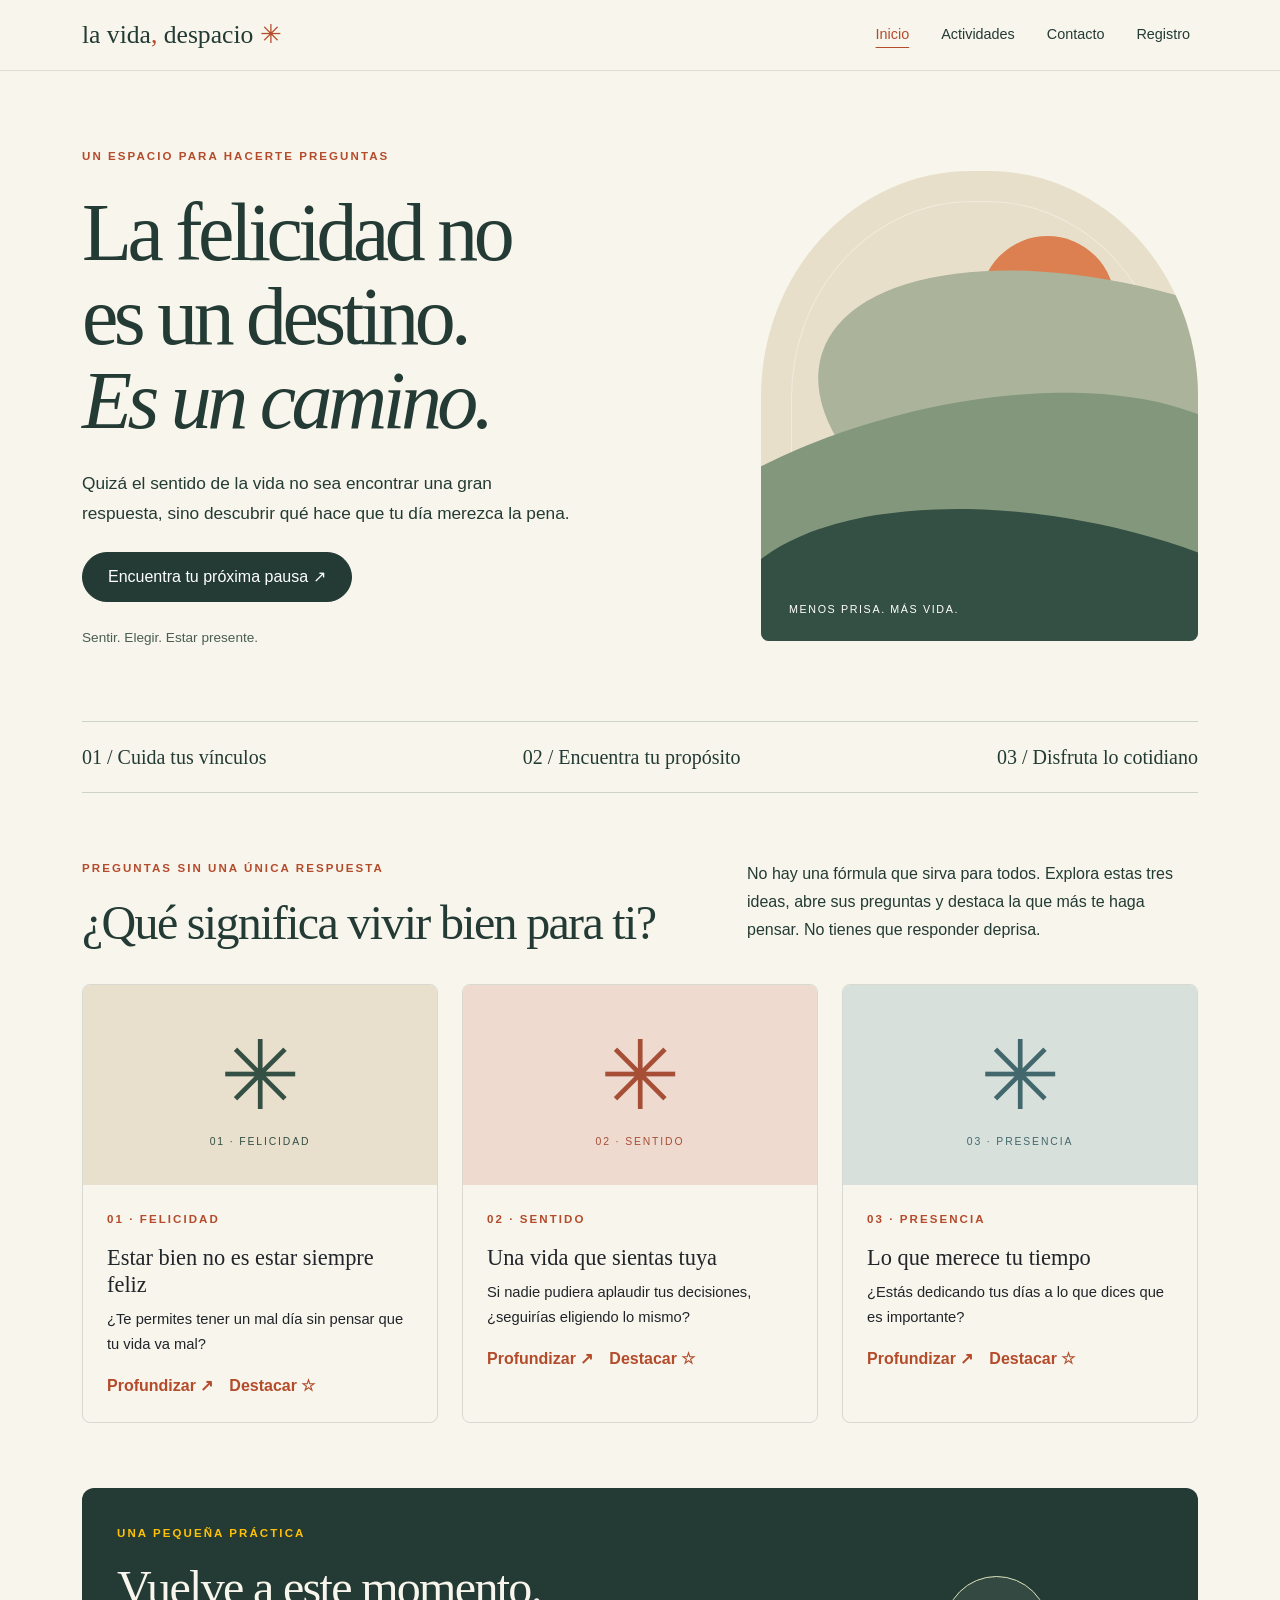
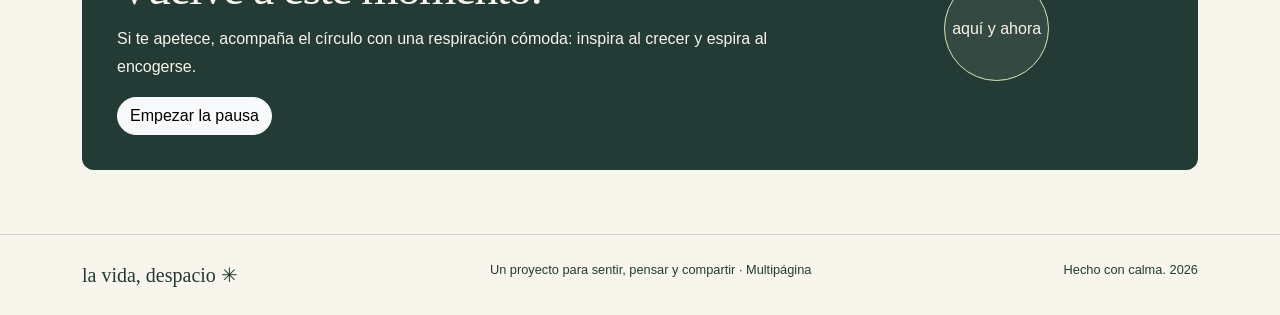
<file: index.html>
<!doctype html>
<html lang="es">
  <head>
    <meta charset="utf-8">
    <meta name="viewport" content="width=device-width, initial-scale=1">
    <meta name="description" content="Reflexiones, encuentros y pequeñas pausas para explorar la felicidad y el sentido de la vida.">
    <title>
      Inicio · La vida, despacio
    </title>
    <link rel="icon" href="assets/favicon.svg" type="image/svg+xml">
    <link rel="stylesheet" href="assets/bootstrap.min.css">
    <link rel="stylesheet" href="assets/style.css">
    <script defer src="assets/bootstrap.bundle.min.js">
    </script>
    <script defer src="assets/app.js">
    </script>
  </head>
  <body data-spa="false" class="d-flex flex-column min-vh-100">
    <a class="skip" href="#contenido">Saltar al contenido</a>
    <nav class="navbar navbar-expand-md py-3" aria-label="Navegación principal">
      <div class="container contenedor-amarillo">
        <a class="brand" href="index.html" data-route="inicio">la vida<span>,</span> despacio<span> ✳</span></a>
        <button class="navbar-toggler" type="button" data-bs-toggle="collapse" data-bs-target="#menu" aria-controls="menu" aria-expanded="false" aria-label="Abrir menú"><span class="navbar-toggler-icon"></span></button>
        <div class="collapse navbar-collapse" id="menu">
          <ul class="navbar-nav ms-auto gap-md-3">
            <li class="nav-item">
              <a class="nav-link active" href="index.html" data-route="inicio" aria-current="page">Inicio</a>
            </li>
            <li class="nav-item">
              <a class="nav-link " href="events.html" data-route="actividades">Actividades</a>
            </li>
            <li class="nav-item">
              <a class="nav-link " href="contact.html" data-route="contacto">Contacto</a>
            </li>
            <li class="nav-item">
              <a class="nav-link " href="register.html" data-route="registro">Registro</a>
            </li>
          </ul>
        </div>
      </div>
    </nav>
    <main id="contenido" class="container contenedor-amarillo flex-grow-1" tabindex="-1">
      <div class="view">
        <div class="hero">
          <div class="row align-items-center gx-lg-5">
            <div class="col-md-7">
              <p class="eyebrow mb-4">
                UN ESPACIO PARA HACERTE PREGUNTAS
              </p>
              <h1>
                La felicidad no<br>es un destino.<br><em>Es un camino.</em>
              </h1>
              <p class="lead mt-4">
                Quizá el sentido de la vida no sea encontrar una gran respuesta, sino descubrir qué hace que tu día merezca la pena.
              </p>
              <a class="btn btn-primary mt-2" href="events.html" data-route="actividades">Encuentra tu próxima pausa ↗</a>
              <p class="note mt-4">
                Sentir. Elegir. Estar presente.
              </p>
            </div>
            <div class="col-md-5">
              <div class="landscape" role="img" aria-label="Paisaje de colinas verdes bajo un sol de terracota">
                <div class="orbit">
                </div>
                <div class="sun">
                </div>
                <div class="hill back">
                </div>
                <div class="hill">
                </div>
                <div class="hill front">
                </div>
                <small>MENOS PRISA. MÁS VIDA.</small>
              </div>
            </div>
          </div>
        </div>
        <div class="intro-line d-flex justify-content-between flex-wrap gap-2">
          <span>01 / Cuida tus vínculos</span><span>02 / Encuentra tu propósito</span><span>03 / Disfruta lo cotidiano</span>
        </div>
        <section class="section-space">
          <div class="row mb-4 align-items-end">
            <div class="col-md-7">
              <p class="eyebrow">
                PREGUNTAS SIN UNA ÚNICA RESPUESTA
              </p>
              <h2>
                ¿Qué significa vivir bien para ti?
              </h2>
            </div>
            <div class="col-md-5">
              <p>
                No hay una fórmula que sirva para todos. Explora estas tres ideas, abre sus preguntas y destaca la que más te haga pensar. No tienes que responder deprisa.
              </p>
            </div>
          </div>
          <div class="row g-4">
            <div class="col-md-4">
              <article class="card h-100" data-info="La alegría puede ser un momento; el bienestar también puede ser sentir que vives de acuerdo con lo que valoras. Piensa en algo que te dé paz aunque no te haga sonreír. ¿Qué te cuenta sobre lo que necesitas?">
                <div class="reflection-art " aria-hidden="true">
                  <span>✳</span><small>01 · FELICIDAD</small>
                </div>
                <div class="card-body p-4">
                  <p class="eyebrow">
                    01 · FELICIDAD
                  </p>
                  <h3 class="card-title">
                    Estar bien no es estar siempre feliz
                  </h3>
                  <p class="card-text">
                    ¿Te permites tener un mal día sin pensar que tu vida va mal?
                  </p>
                  <div class="d-flex flex-wrap gap-3">
                    <button class="text-button reflection-info" type="button" aria-expanded="false">Profundizar ↗</button><button class="text-button reflection-star" type="button" aria-pressed="false">Destacar ☆</button>
                  </div>
                </div>
              </article>
            </div>
            <div class="col-md-4">
              <article class="card h-100" data-info="No hace falta descubrir una misión grandiosa. El sentido puede construirse cuidando a alguien, aprendiendo algo o cumpliendo una pequeña promesa. ¿Qué decisión de esta semana te acercaría a la persona que quieres ser?">
                <div class="reflection-art rose" aria-hidden="true">
                  <span>✳</span><small>02 · SENTIDO</small>
                </div>
                <div class="card-body p-4">
                  <p class="eyebrow">
                    02 · SENTIDO
                  </p>
                  <h3 class="card-title">
                    Una vida que sientas tuya
                  </h3>
                  <p class="card-text">
                    Si nadie pudiera aplaudir tus decisiones, ¿seguirías eligiendo lo mismo?
                  </p>
                  <div class="d-flex flex-wrap gap-3">
                    <button class="text-button reflection-info" type="button" aria-expanded="false">Profundizar ↗</button><button class="text-button reflection-star" type="button" aria-pressed="false">Destacar ☆</button>
                  </div>
                </div>
              </article>
            </div>
            <div class="col-md-4">
              <article class="card h-100" data-info="Tu atención es una forma de elegir. Recuerda un instante corriente que hoy echas de menos. Tal vez una conversación, una comida o un paseo. ¿Qué momento de hoy te gustaría haber vivido con más atención?">
                <div class="reflection-art blue" aria-hidden="true">
                  <span>✳</span><small>03 · PRESENCIA</small>
                </div>
                <div class="card-body p-4">
                  <p class="eyebrow">
                    03 · PRESENCIA
                  </p>
                  <h3 class="card-title">
                    Lo que merece tu tiempo
                  </h3>
                  <p class="card-text">
                    ¿Estás dedicando tus días a lo que dices que es importante?
                  </p>
                  <div class="d-flex flex-wrap gap-3">
                    <button class="text-button reflection-info" type="button" aria-expanded="false">Profundizar ↗</button><button class="text-button reflection-star" type="button" aria-pressed="false">Destacar ☆</button>
                  </div>
                </div>
              </article>
            </div>
          </div>
        </section>
        <section class="pause mb-4">
          <div class="row align-items-center">
            <div class="col-md-8">
              <p class="eyebrow text-warning">
                UNA PEQUEÑA PRÁCTICA
              </p>
              <h2>
                Vuelve a este momento.
              </h2>
              <p>
                Si te apetece, acompaña el círculo con una respiración cómoda: inspira al crecer y espira al encogerse.
              </p>
              <button class="btn btn-light rounded-pill breath-toggle" type="button" aria-pressed="false">Empezar la pausa</button>
            </div>
            <div class="col-md-4 text-center">
              <div class="breath" aria-hidden="true">
                aquí y ahora
              </div>
            </div>
          </div>
        </section>
      </div>
    </main>
    <footer>
      <div class="container contenedor-amarillo d-flex justify-content-between flex-wrap gap-2">
        <span class="brand fs-5">la vida, despacio ✳</span><span>Un proyecto para sentir, pensar y compartir · Multipágina</span><span>Hecho con calma. 2026</span>
      </div>
    </footer>
  </body>
</html>
</file>
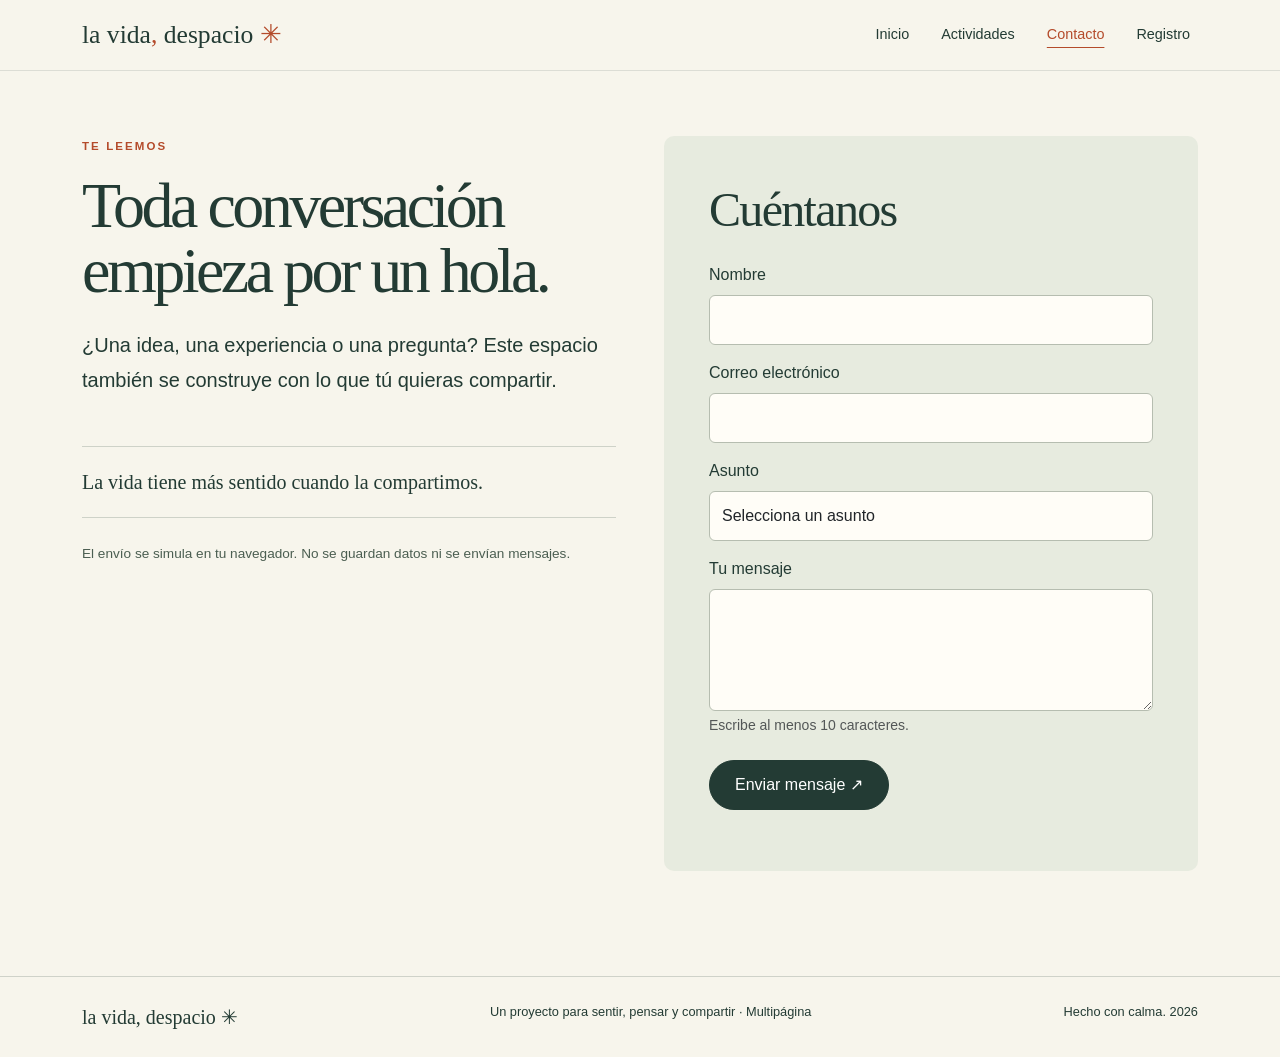
<file: contact.html>
<!doctype html>
<html lang="es">
  <head>
    <meta charset="utf-8">
    <meta name="viewport" content="width=device-width, initial-scale=1">
    <meta name="description" content="Reflexiones, encuentros y pequeñas pausas para explorar la felicidad y el sentido de la vida.">
    <title>
      Contacto · La vida, despacio
    </title>
    <link rel="icon" href="assets/favicon.svg" type="image/svg+xml">
    <link rel="stylesheet" href="assets/bootstrap.min.css">
    <link rel="stylesheet" href="assets/style.css">
    <script defer src="assets/bootstrap.bundle.min.js">
    </script>
    <script defer src="assets/app.js">
    </script>
  </head>
  <body data-spa="false" class="d-flex flex-column min-vh-100">
    <a class="skip" href="#contenido">Saltar al contenido</a>
    <nav class="navbar navbar-expand-md py-3" aria-label="Navegación principal">
      <div class="container contenedor-amarillo">
        <a class="brand" href="index.html" data-route="inicio">la vida<span>,</span> despacio<span> ✳</span></a>
        <button class="navbar-toggler" type="button" data-bs-toggle="collapse" data-bs-target="#menu" aria-controls="menu" aria-expanded="false" aria-label="Abrir menú"><span class="navbar-toggler-icon"></span></button>
        <div class="collapse navbar-collapse" id="menu">
          <ul class="navbar-nav ms-auto gap-md-3">
            <li class="nav-item">
              <a class="nav-link " href="index.html" data-route="inicio">Inicio</a>
            </li>
            <li class="nav-item">
              <a class="nav-link " href="events.html" data-route="actividades">Actividades</a>
            </li>
            <li class="nav-item">
              <a class="nav-link active" href="contact.html" data-route="contacto" aria-current="page">Contacto</a>
            </li>
            <li class="nav-item">
              <a class="nav-link " href="register.html" data-route="registro">Registro</a>
            </li>
          </ul>
        </div>
      </div>
    </nav>
    <main id="contenido" class="container contenedor-amarillo flex-grow-1" tabindex="-1">
      <div class="view">
        <section class="section-space">
          <div class="row g-5">
            <div class="col-lg-6">
              <p class="eyebrow">
                TE LEEMOS
              </p>
              <h1 style="font-size:clamp(3rem,5vw,4.7rem)">
                Toda conversación empieza por un hola.
              </h1>
              <p class="lead mt-4">
                ¿Una idea, una experiencia o una pregunta? Este espacio también se construye con lo que tú quieras compartir.
              </p>
              <div class="intro-line mt-5">
                La vida tiene más sentido cuando la compartimos.
              </div>
              <p class="note mt-4">
                El envío se simula en tu navegador. No se guardan datos ni se envían mensajes.
              </p>
            </div>
            <div class="col-lg-6">
              <form class="form-panel" data-form="contacto">
                <h2 class="mb-4">
                  Cuéntanos
                </h2>
                <div class="mb-3">
                  <label class="form-label" for="nombre">Nombre</label>
                  <input class="form-control" id="nombre" name="nombre" autocomplete="given-name" required minlength="2" maxlength="80">
                </div>
                <div class="mb-3">
                  <label class="form-label" for="email">Correo electrónico</label>
                  <input class="form-control" id="email" name="email" type="email" autocomplete="email" required maxlength="150">
                </div>
                <div class="mb-3">
                  <label class="form-label" for="asunto">Asunto</label>
                  <select class="form-select" id="asunto" name="asunto" required>
                    <option value="">
                      Selecciona un asunto
                    </option>
                    <option>
                      Proponer una actividad
                    </option>
                    <option>
                      Compartir una reflexión
                    </option>
                    <option>
                      Otra pregunta
                    </option>
                  </select>
                </div>
                <div class="mb-4">
                  <label class="form-label" for="mensaje">Tu mensaje</label>
                  <textarea class="form-control" id="mensaje" name="mensaje" rows="4" minlength="10" maxlength="1500" required></textarea>
                  <div class="form-text">
                    Escribe al menos 10 caracteres.
                  </div>
                </div>
                <button class="btn btn-primary" type="submit">Enviar mensaje ↗</button>
                <div class="form-message mt-3" role="status" aria-live="polite">
                </div>
              </form>
            </div>
          </div>
        </section>
      </div>
    </main>
    <footer>
      <div class="container contenedor-amarillo d-flex justify-content-between flex-wrap gap-2">
        <span class="brand fs-5">la vida, despacio ✳</span><span>Un proyecto para sentir, pensar y compartir · Multipágina</span><span>Hecho con calma. 2026</span>
      </div>
    </footer>
  </body>
</html>
</file>
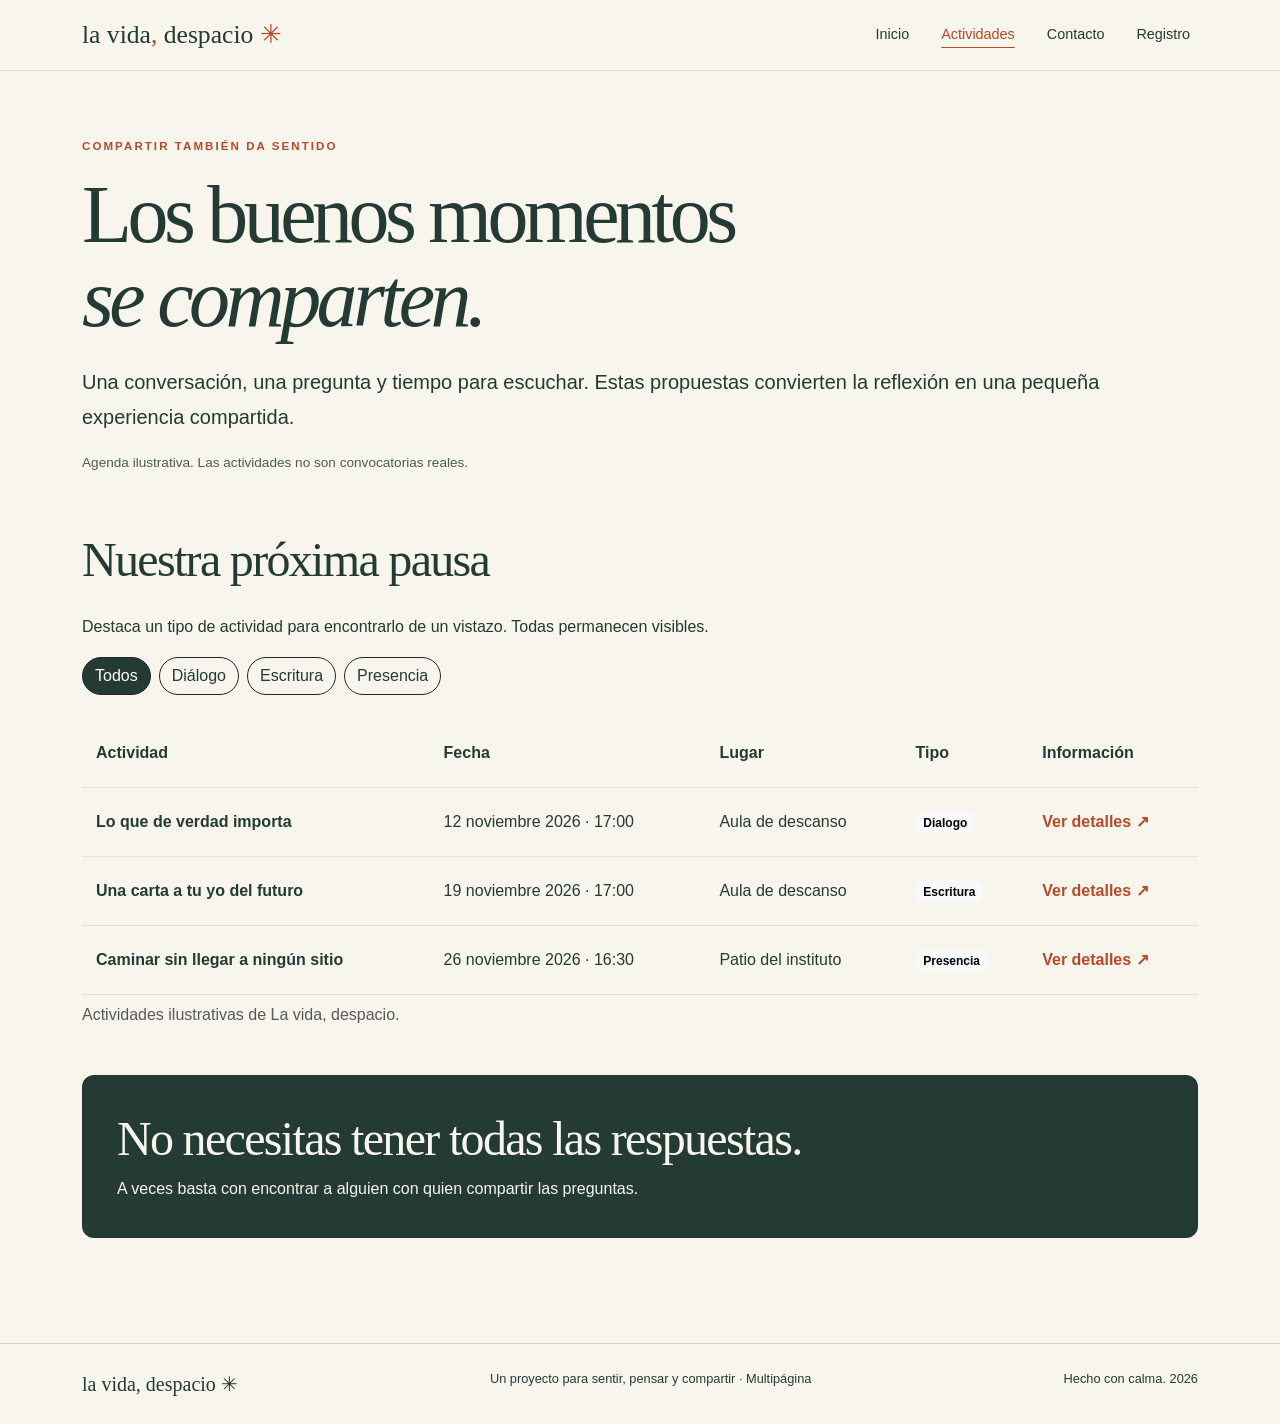
<file: events.html>
<!doctype html>
<html lang="es">
  <head>
    <meta charset="utf-8">
    <meta name="viewport" content="width=device-width, initial-scale=1">
    <meta name="description" content="Reflexiones, encuentros y pequeñas pausas para explorar la felicidad y el sentido de la vida.">
    <title>
      Actividades · La vida, despacio
    </title>
    <link rel="icon" href="assets/favicon.svg" type="image/svg+xml">
    <link rel="stylesheet" href="assets/bootstrap.min.css">
    <link rel="stylesheet" href="assets/style.css">
    <script defer src="assets/bootstrap.bundle.min.js">
    </script>
    <script defer src="assets/app.js">
    </script>
  </head>
  <body data-spa="false" class="d-flex flex-column min-vh-100">
    <a class="skip" href="#contenido">Saltar al contenido</a>
    <nav class="navbar navbar-expand-md py-3" aria-label="Navegación principal">
      <div class="container contenedor-amarillo">
        <a class="brand" href="index.html" data-route="inicio">la vida<span>,</span> despacio<span> ✳</span></a>
        <button class="navbar-toggler" type="button" data-bs-toggle="collapse" data-bs-target="#menu" aria-controls="menu" aria-expanded="false" aria-label="Abrir menú"><span class="navbar-toggler-icon"></span></button>
        <div class="collapse navbar-collapse" id="menu">
          <ul class="navbar-nav ms-auto gap-md-3">
            <li class="nav-item">
              <a class="nav-link " href="index.html" data-route="inicio">Inicio</a>
            </li>
            <li class="nav-item">
              <a class="nav-link active" href="events.html" data-route="actividades" aria-current="page">Actividades</a>
            </li>
            <li class="nav-item">
              <a class="nav-link " href="contact.html" data-route="contacto">Contacto</a>
            </li>
            <li class="nav-item">
              <a class="nav-link " href="register.html" data-route="registro">Registro</a>
            </li>
          </ul>
        </div>
      </div>
    </nav>
    <main id="contenido" class="container contenedor-amarillo flex-grow-1" tabindex="-1">
      <div class="view">
        <header class="section-space pb-3">
          <p class="eyebrow">
            COMPARTIR TAMBIÉN DA SENTIDO
          </p>
          <h1>
            Los buenos momentos<br><em>se comparten.</em>
          </h1>
          <p class="lead mt-4">
            Una conversación, una pregunta y tiempo para escuchar. Estas propuestas convierten la reflexión en una pequeña experiencia compartida.
          </p>
          <p class="note">
            Agenda ilustrativa. Las actividades no son convocatorias reales.
          </p>
        </header>
        <section class="section-space pt-4">
          <h2 class="mb-4">
            Nuestra próxima pausa
          </h2>
          <p>
            Destaca un tipo de actividad para encontrarlo de un vistazo. Todas permanecen visibles.
          </p>
          <div class="d-flex flex-wrap gap-2 mb-4" aria-label="Destacar actividades por tipo">
            <button class="btn btn-outline-dark filter active" data-filter="todos" aria-pressed="true">Todos</button><button class="btn btn-outline-dark filter" data-filter="dialogo" aria-pressed="false">Diálogo</button><button class="btn btn-outline-dark filter" data-filter="escritura" aria-pressed="false">Escritura</button><button class="btn btn-outline-dark filter" data-filter="presencia" aria-pressed="false">Presencia</button>
          </div>
          <p class="filter-status visually-hidden" role="status">
          </p>
          <div class="table-responsive">
            <table class="table">
              <caption>
                Actividades ilustrativas de La vida, despacio.
              </caption>
              <thead>
                <tr>
                  <th scope="col">
                    Actividad
                  </th>
                  <th scope="col">
                    Fecha
                  </th>
                  <th scope="col">
                    Lugar
                  </th>
                  <th scope="col">
                    Tipo
                  </th>
                  <th scope="col">
                    Información
                  </th>
                </tr>
              </thead>
              <tbody>
                <tr data-tipo="dialogo" data-detalle="Imagina que no necesitas impresionar a nadie. Comparte tres cosas a las que dedicarías más tiempo y escucha sin juzgar las respuestas del grupo.">
                  <th scope="row">
                    Lo que de verdad importa
                  </th>
                  <td>
                    12 noviembre 2026 · 17:00
                  </td>
                  <td>
                    Aula de descanso
                  </td>
                  <td>
                    <span class="badge text-bg-light">Dialogo</span>
                  </td>
                  <td>
                    <button class="text-button event-info" type="button" aria-expanded="false">Ver detalles ↗</button>
                  </td>
                </tr>
                <tr data-tipo="escritura" data-detalle="Escribe qué te preocupa hoy, qué agradeces y qué no quieres olvidar. La carta es personal: compartirla es opcional. ¿Qué te gustaría recordar dentro de un año?">
                  <th scope="row">
                    Una carta a tu yo del futuro
                  </th>
                  <td>
                    19 noviembre 2026 · 17:00
                  </td>
                  <td>
                    Aula de descanso
                  </td>
                  <td>
                    <span class="badge text-bg-light">Escritura</span>
                  </td>
                  <td>
                    <button class="text-button event-info" type="button" aria-expanded="false">Ver detalles ↗</button>
                  </td>
                </tr>
                <tr data-tipo="presencia" data-detalle="Un paseo sin mirar el móvil. Observa cinco cosas que normalmente te pasan desapercibidas. Después piensa si necesitas hacer más cosas o estar más presente en las que ya haces.">
                  <th scope="row">
                    Caminar sin llegar a ningún sitio
                  </th>
                  <td>
                    26 noviembre 2026 · 16:30
                  </td>
                  <td>
                    Patio del instituto
                  </td>
                  <td>
                    <span class="badge text-bg-light">Presencia</span>
                  </td>
                  <td>
                    <button class="text-button event-info" type="button" aria-expanded="false">Ver detalles ↗</button>
                  </td>
                </tr>
              </tbody>
            </table>
          </div>
          <aside class="pause mt-4">
            <h2>
              No necesitas tener todas las respuestas.
            </h2>
            <p class="mb-0">
              A veces basta con encontrar a alguien con quien compartir las preguntas.
            </p>
          </aside>
        </section>
      </div>
    </main>
    <footer>
      <div class="container contenedor-amarillo d-flex justify-content-between flex-wrap gap-2">
        <span class="brand fs-5">la vida, despacio ✳</span><span>Un proyecto para sentir, pensar y compartir · Multipágina</span><span>Hecho con calma. 2026</span>
      </div>
    </footer>
  </body>
</html>
</file>
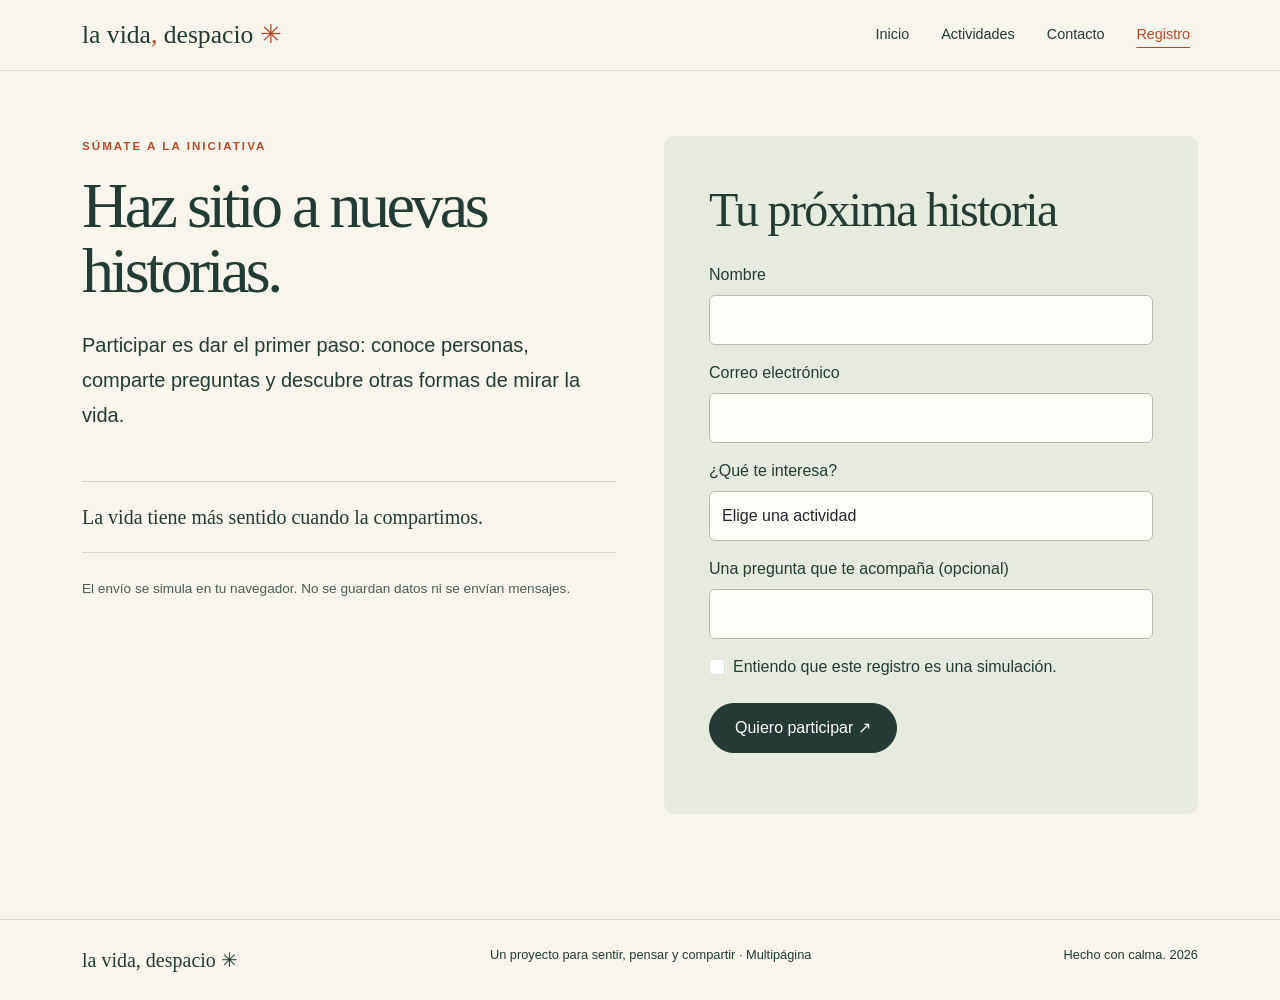
<file: register.html>
<!doctype html>
<html lang="es">
  <head>
    <meta charset="utf-8">
    <meta name="viewport" content="width=device-width, initial-scale=1">
    <meta name="description" content="Reflexiones, encuentros y pequeñas pausas para explorar la felicidad y el sentido de la vida.">
    <title>
      Registro · La vida, despacio
    </title>
    <link rel="icon" href="assets/favicon.svg" type="image/svg+xml">
    <link rel="stylesheet" href="assets/bootstrap.min.css">
    <link rel="stylesheet" href="assets/style.css">
    <script defer src="assets/bootstrap.bundle.min.js">
    </script>
    <script defer src="assets/app.js">
    </script>
  </head>
  <body data-spa="false" class="d-flex flex-column min-vh-100">
    <a class="skip" href="#contenido">Saltar al contenido</a>
    <nav class="navbar navbar-expand-md py-3" aria-label="Navegación principal">
      <div class="container contenedor-amarillo">
        <a class="brand" href="index.html" data-route="inicio">la vida<span>,</span> despacio<span> ✳</span></a>
        <button class="navbar-toggler" type="button" data-bs-toggle="collapse" data-bs-target="#menu" aria-controls="menu" aria-expanded="false" aria-label="Abrir menú"><span class="navbar-toggler-icon"></span></button>
        <div class="collapse navbar-collapse" id="menu">
          <ul class="navbar-nav ms-auto gap-md-3">
            <li class="nav-item">
              <a class="nav-link " href="index.html" data-route="inicio">Inicio</a>
            </li>
            <li class="nav-item">
              <a class="nav-link " href="events.html" data-route="actividades">Actividades</a>
            </li>
            <li class="nav-item">
              <a class="nav-link " href="contact.html" data-route="contacto">Contacto</a>
            </li>
            <li class="nav-item">
              <a class="nav-link active" href="register.html" data-route="registro" aria-current="page">Registro</a>
            </li>
          </ul>
        </div>
      </div>
    </nav>
    <main id="contenido" class="container contenedor-amarillo flex-grow-1" tabindex="-1">
      <div class="view">
        <section class="section-space">
          <div class="row g-5">
            <div class="col-lg-6">
              <p class="eyebrow">
                SÚMATE A LA INICIATIVA
              </p>
              <h1 style="font-size:clamp(3rem,5vw,4.7rem)">
                Haz sitio a nuevas historias.
              </h1>
              <p class="lead mt-4">
                Participar es dar el primer paso: conoce personas, comparte preguntas y descubre otras formas de mirar la vida.
              </p>
              <div class="intro-line mt-5">
                La vida tiene más sentido cuando la compartimos.
              </div>
              <p class="note mt-4">
                El envío se simula en tu navegador. No se guardan datos ni se envían mensajes.
              </p>
            </div>
            <div class="col-lg-6">
              <form class="form-panel" data-form="registro">
                <h2 class="mb-4">
                  Tu próxima historia
                </h2>
                <div class="mb-3">
                  <label class="form-label" for="nombre">Nombre</label>
                  <input class="form-control" id="nombre" name="nombre" autocomplete="given-name" required minlength="2" maxlength="80">
                </div>
                <div class="mb-3">
                  <label class="form-label" for="email">Correo electrónico</label>
                  <input class="form-control" id="email" name="email" type="email" autocomplete="email" required maxlength="150">
                </div>
                <div class="mb-3">
                  <label class="form-label" for="interes">¿Qué te interesa?</label>
                  <select class="form-select" id="interes" name="interes" required>
                    <option value="">
                      Elige una actividad
                    </option>
                    <option>
                      Diálogo
                    </option>
                    <option>
                      Escritura
                    </option>
                    <option>
                      Presencia
                    </option>
                  </select>
                </div>
                <div class="mb-3">
                  <label class="form-label" for="pregunta">Una pregunta que te acompaña (opcional)</label>
                  <input class="form-control" id="pregunta" name="pregunta" maxlength="120">
                </div>
                <div class="form-check mb-4">
                  <input class="form-check-input" type="checkbox" id="acepto" name="acepto" required>
                  <label class="form-check-label" for="acepto">Entiendo que este registro es una simulación.</label>
                </div>
                <button class="btn btn-primary" type="submit">Quiero participar ↗</button>
                <div class="form-message mt-3" role="status" aria-live="polite">
                </div>
              </form>
            </div>
          </div>
        </section>
      </div>
    </main>
    <footer>
      <div class="container contenedor-amarillo d-flex justify-content-between flex-wrap gap-2">
        <span class="brand fs-5">la vida, despacio ✳</span><span>Un proyecto para sentir, pensar y compartir · Multipágina</span><span>Hecho con calma. 2026</span>
      </div>
    </footer>
  </body>
</html>
</file>
<file: assets/style.css>
:root {
  --ink:#233b34;
  --paper:#f7f5ec;
  --sage:#dce5d6;
  --orange:#b44b2b; 
}
body {
  background:var(--paper);
  color:var(--ink);
  font-family:Arial,sans-serif; 
}
h1,h2,h3,.brand {
  font-family:Georgia,serif; 
}
h1 {
  font-size:clamp(3.2rem,6.4vw,6rem);
  line-height:1.03;
  letter-spacing:-.055em; 
}
h2 {
  font-size:clamp(2rem,4vw,3rem);
  letter-spacing:-.035em; 
}
p {
  line-height:1.75; 
}
.navbar {
  border-bottom:1px solid #233b3420;
  background:var(--paper); 
}
.brand {
  font-size:1.6rem;
  text-decoration:none;
  color:var(--ink); 
}
.brand span {
  color:var(--orange); 
}
.nav-link {
  color:var(--ink);
  font-size:.9rem; 
}
.nav-link.active {
  color:var(--orange)!important;
  text-decoration:underline;
  text-underline-offset:8px; 
}
.eyebrow {
  text-transform:uppercase;
  letter-spacing:.18em;
  font-size:.72rem;
  font-weight:bold;
  color:var(--orange); 
}
.hero {
  padding:75px 0 55px; 
}
.hero .lead {
  max-width:490px;
  font-size:1.08rem; 
}
.btn-primary {
  background:var(--ink);
  border-color:var(--ink);
  border-radius:30px;
  padding:12px 25px; 
}
.btn-primary:hover {
  background:#3c594b;
  border-color:#3c594b; 
}
.btn-outline-dark {
  border-radius:30px;
  color:var(--ink); 
}
.landscape {
  position:relative;
  min-height:470px;
  background:#e7dfc9;
  border-radius:48% 48% 8px 8px;
  overflow:hidden;
  isolation:isolate; 
}
.sun {
  position:absolute;
  top:65px;
  left:50%;
  width:135px;
  height:135px;
  border-radius:50%;
  background:#dc8051;
  animation:float 7s ease-in-out infinite; 
}
.hill {
  position:absolute;
  width:160%;
  height:330px;
  border-radius:50%;
  left:-40%;
  bottom:-100px;
  background:#82977b;
  transform:rotate(-15deg); 
}
.hill.back {
  background:#abb39a;
  bottom:15px;
  left:10%;
  transform:rotate(18deg); 
}
.hill.front {
  background:#344f43;
  bottom:-210px;
  left:-10%;
  transform:rotate(12deg); 
}
.landscape small {
  position:absolute;
  bottom:24px;
  left:28px;
  color:white;
  z-index:3;
  letter-spacing:.15em;
  font-size:.67rem; 
}
.orbit {
  position:absolute;
  inset:30px;
  border:1px solid #ffffff60;
  border-radius:48% 48% 5px 5px; 
}
.intro-line {
  border-top:1px solid #233b3430;
  border-bottom:1px solid #233b3430;
  padding:20px 0;
  font-family:Georgia,serif;
  font-size:1.25rem; 
}
.section-space {
  padding:65px 0; 
}
.card {
  border:1px solid #233b3425;
  border-radius:8px;
  background:transparent;
  overflow:hidden;
  transition:transform .3s,box-shadow .3s; 
}
.card:hover {
  transform:translateY(-5px); 
}
.reflection-art {
  height:200px;
  display:flex;
  align-items:center;
  justify-content:center;
  flex-direction:column;
  background:#e8dfcc;
  color:#344f43; 
}
.reflection-art span {
  font-family:Georgia,serif;
  font-size:6rem;
  line-height:1.2; 
}
.reflection-art small {
  letter-spacing:.18em;
  font-size:.65rem; 
}
.reflection-art.rose {
  background:#eedacf;
  color:#a64f36; 
}
.reflection-art.blue {
  background:#d8e0dc;
  color:#42676c; 
}
.card-title {
  font-size:1.4rem; 
}
.card-text {
  font-size:.92rem; 
}
.text-button {
  border:0;
  background:none;
  color:var(--orange);
  padding:0;
  font-weight:bold;
  text-align:left; 
}
.destacado {
  box-shadow:0 0 0 3px #b44b2b!important; 
}
.detail {
  margin-top:15px;
  padding:14px;
  background:#e7ebdf;
  border-radius:6px;
  font-size:.9rem; 
}
.pause {
  background:var(--ink);
  color:var(--paper);
  border-radius:12px;
  padding:35px; 
}
.breath {
  width:105px;
  height:105px;
  border:1px solid #dee5bd;
  border-radius:50%;
  display:grid;
  place-items:center;
  margin:25px auto;
  background:#ffffff12; 
}
.breath.running {
  animation:breathe 8s ease-in-out infinite; 
}
.table {
  --bs-table-bg:transparent;
  --bs-table-color:var(--ink);
  vertical-align:middle; 
}
.table td,.table th {
  padding:22px 14px; 
}
.table .resaltado>* {
  background:#e1e8cf; 
}
.filter.active {
  background:var(--ink);
  color:white; 
}
.form-control,.form-select {
  background:#fffdf7;
  border-color:#b6bdb0;
  padding:12px; 
}
.form-panel {
  background:#e7ebdf;
  padding:clamp(22px,5vw,45px);
  border-radius:10px; 
}
footer {
  border-top:1px solid #233b3430;
  padding:25px 0;
  margin-top:40px;
  font-size:.8rem; 
}
.view {
  animation:appear .55s ease both; 
}
[hidden] {
  display:none!important; 
}
a:focus-visible,button:focus-visible {
  outline:3px solid #b44b2b;
  outline-offset:4px; 
}
.skip {
  position:absolute;
  top:-90px;
  background:white;
  z-index:99; 
}
.skip:focus {
  top:0; 
}
.note {
  font-size:.85rem;
  color:#4b5e51; 
}
.form-message:empty {
  display:none; 
}
@keyframes float {
  50% {
    transform:translateY(-15px); 
  }
}
@keyframes appear {
  from {
    opacity:0;
    transform:translateY(12px); 
  }
  to {
    opacity:1;
    transform:translateY(0); 
  }
}
@keyframes breathe {
  50% {
    transform:scale(1.35);
    background:#ffffff30; 
  }
}
@media(max-width:767px) {
  .hero {
    padding:40px 0; 
  }
  .landscape {
    min-height:330px; 
  }
  .section-space {
    padding:40px 0; 
  }
  .table td,.table th {
    padding:15px 10px; 
  }
  .hero .row {
    gap:30px; 
  }
}
@media(prefers-reduced-motion:reduce) {
  *,*::before,*::after {
    animation:none!important;
    transition:none!important;
    scroll-behavior:auto!important; 
  }
}
</file>
